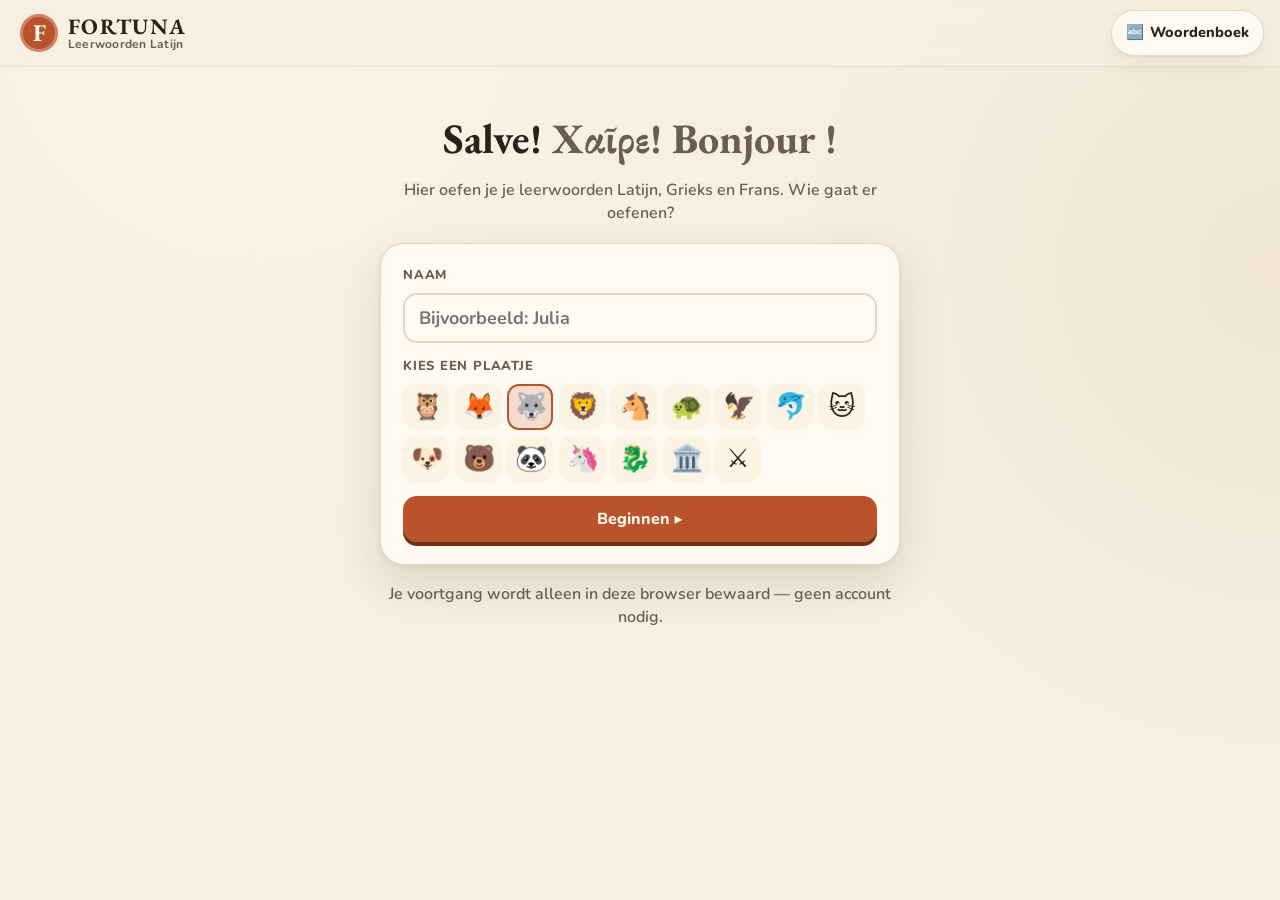
<file: fortuna/index.html>
<!doctype html>
<html lang="nl">
<head>
  <meta charset="utf-8">
  <meta name="viewport" content="width=device-width, initial-scale=1, viewport-fit=cover">
  <title>Fortuna Flashcards</title>
  <meta name="description" content="Oefen je leerwoorden Latijn, Grieks en Frans met flashcards, quiz en typen.">
  <meta name="theme-color" content="#f6efe2" media="(prefers-color-scheme: light)">
  <meta name="theme-color" content="#1a1714" media="(prefers-color-scheme: dark)">
  <link rel="icon" href="data:image/svg+xml,%3Csvg xmlns='http://www.w3.org/2000/svg' viewBox='0 0 64 64'%3E%3Ccircle cx='32' cy='32' r='30' fill='%23b8532c'/%3E%3Ctext x='32' y='44' font-family='Georgia,serif' font-size='34' text-anchor='middle' fill='%23fff6e8'%3EF%3C/text%3E%3C/svg%3E">
  <link rel="preconnect" href="https://fonts.googleapis.com">
  <link rel="preconnect" href="https://fonts.gstatic.com" crossorigin>
  <link href="https://fonts.googleapis.com/css2?family=EB+Garamond:ital,wght@0,500;0,600;0,700;1,500&family=Nunito:wght@500;600;700;800&display=swap" rel="stylesheet">
  <link rel="stylesheet" href="styles.css?v=fc2c05a867">
</head>
<body>
  <header class="topbar">
    <button class="brand" data-action="home" aria-label="Naar het overzicht">
      <span class="brand-mark" aria-hidden="true">F</span>
      <span class="brand-text">
        <span class="brand-name">Fortuna</span>
        <span class="brand-sub">Leerwoorden Latijn</span>
      </span>
    </button>
    <nav class="lang-tabs" role="tablist" aria-label="Taal" hidden>
      <button role="tab" data-action="course" data-course="la" aria-selected="true">Latijn</button>
      <button role="tab" data-action="course" data-course="gr" aria-selected="false">Grieks</button>
      <button role="tab" data-action="course" data-course="fr" aria-selected="false">Frans</button>
    </nav>
    <button class="dict-btn" data-action="dict" aria-label="Woordenboek" title="Woordenboek: alle woorden van A tot Z">
      <span aria-hidden="true">🔤</span><span class="dict-btn-text">Woordenboek</span>
    </button>
    <button class="profile-chip" data-action="profiles" aria-label="Wissel van speler">
      <span class="avatar" id="chip-avatar">🦉</span>
      <span id="chip-name">Speler</span>
    </button>
  </header>

  <main id="app" tabindex="-1"></main>

  <dialog id="dialog" aria-labelledby="dialog-title"></dialog>
  <div id="toast" role="status" aria-live="polite"></div>

  <script src="data.js?v=fc2c05a867"></script>
  <script src="data-greek.js?v=fc2c05a867"></script>
  <script src="data-french.js?v=fc2c05a867"></script>
  <script src="app.js?v=fc2c05a867"></script>
</body>
</html>
</file>
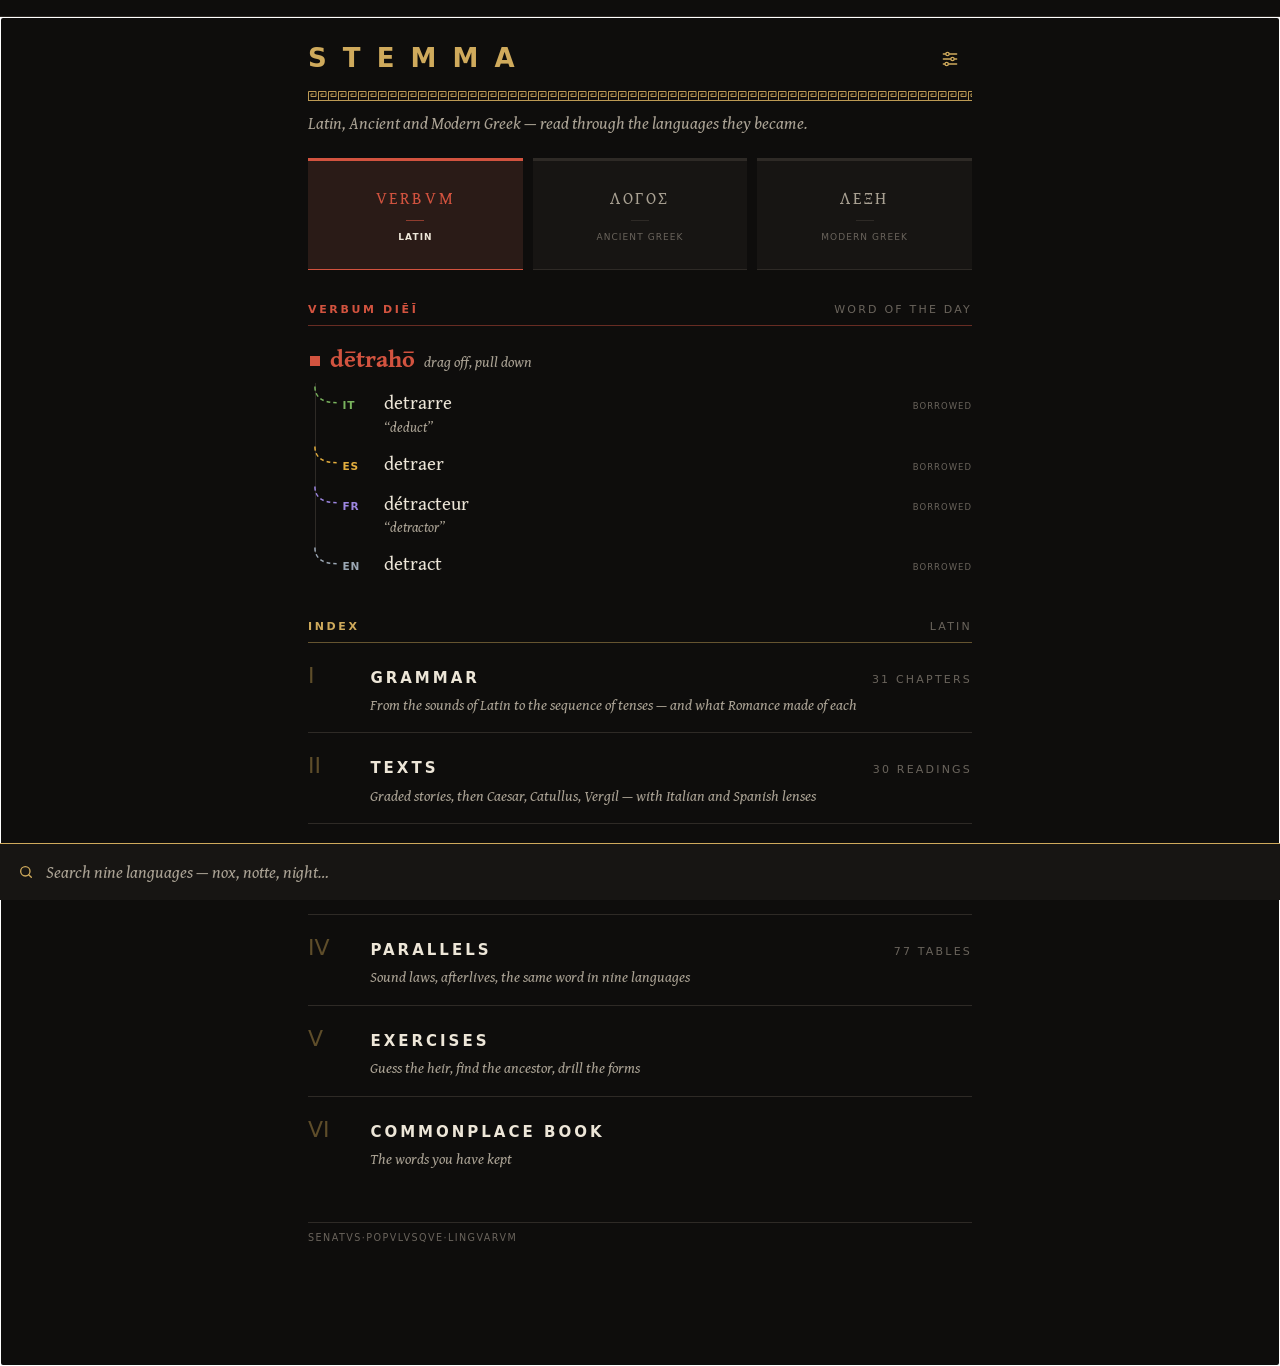
<file: stemma/index.html>
<!doctype html>
<html lang="en" data-theme="nero">
<head>
  <meta charset="utf-8">
  <meta name="viewport" content="width=device-width, initial-scale=1, viewport-fit=cover">
  <title>Stemma — Latin &amp; Greek Roots</title>
  <meta name="description" content="Latin, Ancient Greek and Modern Greek, read through the languages they became: a dictionary drawn as family trees, three grammars, texts with an Italian, Spanish or Modern Greek lens.">
  <meta name="theme-color" content="#0E0D0C">
  <link rel="icon" href="icon-192.png">
  <link rel="apple-touch-icon" href="icon-192.png">
  <link rel="manifest" href="manifest.webmanifest">
  <link rel="preconnect" href="https://fonts.googleapis.com">
  <link rel="preconnect" href="https://fonts.gstatic.com" crossorigin>
  <!-- Gentium Book Plus: the fallback reading face where Palatino is not installed (it draws macrons and polytonic Greek) -->
  <link rel="stylesheet" href="https://fonts.googleapis.com/css2?family=Gentium+Book+Plus:ital,wght@0,400;0,700;1,400&display=swap">
  <link rel="stylesheet" href="css/stemma.css">
  <script>
    // Apply saved appearance and size before first paint.
    try {
      const s = JSON.parse(localStorage.getItem("stemma.settings") || "{}");
      if (s.appearance) document.documentElement.dataset.theme = s.appearance;
      if (s.scale) document.documentElement.style.setProperty("--scale", s.scale);
      if (s.face) document.documentElement.dataset.face = s.face;
    } catch (e) {}
  </script>
</head>
<body>
  <a class="skip" href="#main">Skip to content</a>
  <header id="bar" class="bar" hidden></header>
  <main id="main" tabindex="-1">
    <div class="splash" role="status">
      <div class="caps splash-title">Stemma</div>
      <div class="meander" aria-hidden="true"></div>
      <p class="splash-note">Loading the lexicon…</p>
    </div>
  </main>
  <div id="sheet" class="sheet" hidden></div>
  <noscript><p style="padding:2rem">Stemma needs JavaScript to run.</p></noscript>
  <script type="module" src="js/app.js"></script>
</body>
</html>
</file>
<file: fortuna/styles.css>
:root {
  --bg: #f6efe2;
  --bg-deep: #efe5d2;
  --surface: #fffaf1;
  --surface-2: #fbf3e4;
  --ink: #2a211a;
  --ink-soft: #6b5d50;
  --ink-faint: #a1907e;
  --line: #e4d7c1;
  --accent: #b8532c;
  --accent-ink: #fff6e8;
  --accent-soft: #f5dccd;
  --laurel: #4f7a3a;
  --laurel-soft: #dfead2;
  --wrong: #b93a32;
  --wrong-soft: #f6d9d3;
  --gold: #c9951f;
  --gold-soft: #f7e7bd;
  --lvl-0: #e6dccb;
  --lvl-1: #e08a5f;
  --lvl-2: #e3be4f;
  --lvl-3: #7aa65a;
  --lvl-5: #c9951f;
  --shadow: 0 1px 2px rgba(60, 40, 20, .06), 0 8px 24px rgba(60, 40, 20, .08);
  --shadow-lg: 0 2px 4px rgba(60, 40, 20, .06), 0 18px 48px rgba(60, 40, 20, .14);
  --radius: 18px;
  --serif: "EB Garamond", "Iowan Old Style", "Palatino Linotype", Palatino, Georgia, serif;
  --sans: "Nunito", ui-rounded, "SF Pro Rounded", system-ui, -apple-system, "Segoe UI", sans-serif;
  color-scheme: light;
}

@media (prefers-color-scheme: dark) {
  :root:not([data-theme="light"]) {
    --bg: #1a1714;
    --bg-deep: #14110f;
    --surface: #26211c;
    --surface-2: #2e2822;
    --ink: #f3e9da;
    --ink-soft: #c2b29f;
    --ink-faint: #8a7a68;
    --line: #3d352d;
    --accent: #e0774b;
    --accent-ink: #1a1714;
    --accent-soft: #4a2c1f;
    --laurel: #8cc06e;
    --laurel-soft: #2c3a24;
    --wrong: #ef7b6f;
    --wrong-soft: #4a2622;
    --gold: #e8b84a;
    --gold-soft: #4a3b18;
    --lvl-0: #3d352d;
    --shadow: 0 1px 2px rgba(0, 0, 0, .3), 0 8px 24px rgba(0, 0, 0, .3);
    --shadow-lg: 0 2px 4px rgba(0, 0, 0, .3), 0 18px 48px rgba(0, 0, 0, .45);
    color-scheme: dark;
  }
}
:root[data-theme="dark"] {
  --bg: #1a1714; --bg-deep: #14110f; --surface: #26211c; --surface-2: #2e2822;
  --ink: #f3e9da; --ink-soft: #c2b29f; --ink-faint: #8a7a68; --line: #3d352d;
  --accent: #e0774b; --accent-ink: #1a1714; --accent-soft: #4a2c1f;
  --laurel: #8cc06e; --laurel-soft: #2c3a24; --wrong: #ef7b6f; --wrong-soft: #4a2622;
  --gold: #e8b84a; --gold-soft: #4a3b18; --lvl-0: #3d352d;
  --shadow: 0 1px 2px rgba(0,0,0,.3), 0 8px 24px rgba(0,0,0,.3);
  --shadow-lg: 0 2px 4px rgba(0,0,0,.3), 0 18px 48px rgba(0,0,0,.45);
  color-scheme: dark;
}

:root[data-course="gr"] { --accent: #2f6690; --accent-ink: #f3f8fc; --accent-soft: #d9e7f2; }
@media (prefers-color-scheme: dark) {
  :root[data-course="gr"]:not([data-theme="light"]) { --accent: #6fa9d8; --accent-ink: #11171d; --accent-soft: #1d3447; }
}
:root[data-course="gr"][data-theme="dark"] { --accent: #6fa9d8; --accent-ink: #11171d; --accent-soft: #1d3447; }
:root[data-course="fr"] { --accent: #6b4e9b; --accent-ink: #f7f3fc; --accent-soft: #e6ddf3; }
@media (prefers-color-scheme: dark) {
  :root[data-course="fr"]:not([data-theme="light"]) { --accent: #b49ae0; --accent-ink: #16121c; --accent-soft: #33284a; }
}
:root[data-course="fr"][data-theme="dark"] { --accent: #b49ae0; --accent-ink: #16121c; --accent-soft: #33284a; }

* { box-sizing: border-box; }
[hidden] { display: none !important; }
html { -webkit-text-size-adjust: 100%; }
body {
  margin: 0;
  min-height: 100vh;
  background: var(--bg);
  background-image: radial-gradient(circle at 20% 0%, var(--surface-2) 0, transparent 40%),
                    radial-gradient(circle at 100% 30%, var(--bg-deep) 0, transparent 35%);
  background-attachment: fixed;
  color: var(--ink);
  font-family: var(--sans);
  font-size: 16px;
  line-height: 1.45;
  -webkit-font-smoothing: antialiased;
}
button, input, select { font: inherit; color: inherit; }
button { cursor: pointer; }
:focus-visible { outline: 3px solid color-mix(in srgb, var(--accent) 60%, transparent); outline-offset: 2px; }
.sr-only { position: absolute; width: 1px; height: 1px; overflow: hidden; clip: rect(0 0 0 0); white-space: nowrap; }

/* ---------- Top bar ---------- */
.topbar {
  position: sticky; top: 0; z-index: 20;
  display: flex; align-items: center; justify-content: space-between; gap: 12px;
  padding: 10px max(16px, env(safe-area-inset-left)) 10px max(16px, env(safe-area-inset-right));
  background: color-mix(in srgb, var(--bg) 85%, transparent);
  backdrop-filter: blur(10px);
  -webkit-backdrop-filter: blur(10px);
  border-bottom: 1px solid color-mix(in srgb, var(--line) 70%, transparent);
}
.brand { display: flex; align-items: center; gap: 10px; background: none; border: 0; padding: 4px; border-radius: 12px; text-align: left; }
.brand-mark {
  width: 38px; height: 38px; border-radius: 50%;
  display: grid; place-items: center;
  background: var(--accent); color: var(--accent-ink);
  font-family: var(--serif); font-size: 24px; font-weight: 700;
  box-shadow: inset 0 0 0 3px color-mix(in srgb, var(--accent-ink) 30%, transparent);
}
.brand-text { display: flex; flex-direction: column; line-height: 1.05; }
.brand-name { font-family: var(--serif); font-size: 22px; font-weight: 700; letter-spacing: .06em; text-transform: uppercase; }
.brand-sub { font-size: 12px; color: var(--ink-soft); font-weight: 700; letter-spacing: .02em; }
.profile-chip {
  display: flex; align-items: center; gap: 8px;
  padding: 6px 14px 6px 6px; border-radius: 999px;
  background: var(--surface); border: 1px solid var(--line);
  font-weight: 800; box-shadow: var(--shadow);
}
/* Language tabs */
.lang-tabs {
  display: flex; gap: 4px; padding: 4px; margin-left: auto;
  background: var(--surface-2); border: 1px solid var(--line); border-radius: 999px;
}
.lang-tabs button {
  border: 0; background: transparent; border-radius: 999px; padding: 7px 16px;
  font-weight: 800; font-size: 14.5px; color: var(--ink-soft);
  transition: background .15s ease, color .15s ease;
}
.lang-tabs button:hover { color: var(--ink); }
.lang-tabs button[aria-selected="true"] { background: var(--accent); color: var(--accent-ink); box-shadow: 0 2px 6px color-mix(in srgb, var(--accent) 35%, transparent); }
.topbar .profile-chip { margin-left: 4px; }
.dict-btn {
  display: flex; align-items: center; gap: 6px; min-height: 46px;
  padding: 0 14px; border-radius: 999px;
  background: var(--surface); border: 1px solid var(--line);
  font-weight: 800; font-size: 14.5px; box-shadow: var(--shadow);
}
.dict-btn[aria-current="page"] { border-color: var(--accent); color: var(--accent); }
.lang-tabs[hidden] + .dict-btn { margin-left: auto; }

.avatar {
  width: 32px; height: 32px; border-radius: 50%;
  display: grid; place-items: center; font-size: 19px;
  background: var(--surface-2); border: 1px solid var(--line);
}

main { max-width: 1080px; margin: 0 auto; padding: 20px 16px 140px; }
main:focus, main:focus-visible { outline: none; }

/* ---------- Buttons ---------- */
.btn {
  display: inline-flex; align-items: center; justify-content: center; gap: 8px;
  min-height: 46px; padding: 10px 20px; border-radius: 14px;
  border: 1px solid var(--line); background: var(--surface);
  font-weight: 800; font-size: 16px; text-decoration: none; white-space: nowrap;
  transition: transform .08s ease, background .15s ease, box-shadow .15s ease;
}
.btn:active { transform: translateY(1px) scale(.99); }
.btn-primary { background: var(--accent); color: var(--accent-ink); border-color: transparent; box-shadow: 0 4px 0 color-mix(in srgb, var(--accent) 60%, #000); }
.btn-primary:active { box-shadow: 0 2px 0 color-mix(in srgb, var(--accent) 60%, #000); transform: translateY(2px); }
.btn-primary:disabled { opacity: .45; cursor: not-allowed; box-shadow: none; }
.btn-good { background: var(--laurel); color: var(--accent-ink); border-color: transparent; box-shadow: 0 4px 0 color-mix(in srgb, var(--laurel) 60%, #000); }
.btn-bad { background: var(--surface); color: var(--wrong); border-color: color-mix(in srgb, var(--wrong) 40%, var(--line)); }
.btn-ghost { background: transparent; border-color: transparent; color: var(--ink-soft); }
.btn-small { min-height: 36px; padding: 6px 12px; font-size: 14px; border-radius: 10px; }
.icon-btn {
  width: 42px; height: 42px; border-radius: 50%;
  display: grid; place-items: center;
  background: var(--surface); border: 1px solid var(--line); font-size: 20px;
}
kbd {
  font-family: var(--sans); font-size: 11px; font-weight: 800;
  padding: 1px 6px; border-radius: 6px; border: 1px solid currentColor; opacity: .6;
}

/* ---------- Home ---------- */
.hero {
  display: grid; grid-template-columns: 1fr auto; gap: 16px; align-items: center;
  padding: 22px 24px; margin-bottom: 22px;
  background: var(--surface); border: 1px solid var(--line); border-radius: 24px;
  box-shadow: var(--shadow);
  position: relative; overflow: hidden;
}
.hero::after {
  content: attr(data-mark); position: absolute; right: -10px; bottom: -28px;
  font-family: var(--serif); font-size: 120px; font-weight: 700; letter-spacing: .05em;
  color: var(--ink); opacity: .04; pointer-events: none;
}
.hero h1 { margin: 0 0 4px; font-family: var(--serif); font-size: 34px; line-height: 1.1; font-weight: 700; }
.hero p { margin: 0; color: var(--ink-soft); font-weight: 600; }
.stats { display: flex; gap: 10px; flex-wrap: wrap; margin-top: 14px; }
.stat {
  display: flex; align-items: center; gap: 8px;
  padding: 8px 12px; border-radius: 12px; background: var(--surface-2); border: 1px solid var(--line);
  font-weight: 700; font-size: 14px; color: var(--ink-soft);
}
.stat b { color: var(--ink); font-size: 17px; }
.hero-actions { display: flex; flex-direction: column; gap: 8px; z-index: 1; }

.section-head { display: flex; align-items: baseline; justify-content: space-between; gap: 12px; margin: 6px 4px 12px; }
.section-head h2 { margin: 0; font-family: var(--serif); font-size: 26px; }
.section-head p { margin: 0; color: var(--ink-soft); font-size: 14px; font-weight: 600; }

.chapters { display: grid; grid-template-columns: repeat(auto-fill, minmax(300px, 1fr)); gap: 14px; }
.chapter {
  background: var(--surface); border: 1px solid var(--line); border-radius: var(--radius);
  padding: 14px; box-shadow: var(--shadow);
  transition: border-color .15s ease, box-shadow .15s ease;
}
.chapter.has-selection { border-color: color-mix(in srgb, var(--accent) 55%, var(--line)); }
.chapter-head { display: flex; align-items: center; justify-content: space-between; gap: 8px; margin-bottom: 10px; }
.chapter-title {
  display: flex; align-items: center; gap: 10px;
  background: none; border: 0; padding: 2px 4px; border-radius: 8px; text-align: left;
}
.chapter-num {
  width: 34px; height: 34px; border-radius: 10px; display: grid; place-items: center;
  background: var(--accent-soft); color: var(--accent);
  font-family: var(--serif); font-weight: 700; font-size: 18px;
}
.chapter-name { font-weight: 800; font-size: 17px; }
.chapter-meta { display: block; font-size: 12px; color: var(--ink-faint); font-weight: 700; }
.chapter-pct { font-size: 13px; font-weight: 800; color: var(--ink-soft); }
.chapter-note { margin: 8px 2px 0; font-size: 12.5px; color: var(--ink-faint); font-weight: 600; }

.chapters.compact { grid-template-columns: repeat(auto-fill, minmax(230px, 1fr)); }
.chapter-single {
  display: flex; flex-direction: column; align-items: stretch; gap: 10px; width: 100%;
  text-align: left; font: inherit; color: inherit; cursor: pointer; border-width: 2px;
}
.chapter-single:hover { border-color: color-mix(in srgb, var(--accent) 35%, var(--line)); }
.chapter-single:active { transform: scale(.99); }
.chapter-single .chapter-head { margin-bottom: 0; }
.chapter-single .chip-check { position: static; flex: none; }
.chapter-single[aria-pressed="true"] { border-color: var(--accent); background: color-mix(in srgb, var(--accent-soft) 40%, var(--surface)); }
.chapter-single[aria-pressed="true"] .chip-check { background: var(--accent); border-color: var(--accent); color: var(--accent-ink); }
.chapter-single .chapter-note { margin: 0; }
.welcome-gr { color: var(--ink-soft); }

.chips { display: grid; grid-template-columns: repeat(auto-fill, minmax(118px, 1fr)); gap: 8px; }
.chip {
  position: relative; display: flex; flex-direction: column; align-items: flex-start; gap: 4px;
  padding: 9px 10px 10px; border-radius: 12px; text-align: left;
  background: var(--surface-2); border: 2px solid transparent;
  transition: border-color .12s ease, background .12s ease, transform .08s ease;
}
.chip:hover { border-color: var(--line); }
.chip:active { transform: scale(.98); }
.chip[aria-pressed="true"] { border-color: var(--accent); background: color-mix(in srgb, var(--accent-soft) 55%, var(--surface)); }
.chip-label { font-weight: 800; font-size: 15px; line-height: 1.1; }
.chip-sub { font-size: 12px; color: var(--ink-faint); font-weight: 700; }
.chip-check {
  position: absolute; top: 7px; right: 7px; width: 20px; height: 20px; border-radius: 50%;
  display: grid; place-items: center; font-size: 12px; font-weight: 900;
  border: 2px solid var(--line); color: transparent; background: var(--surface);
}
.chip[aria-pressed="true"] .chip-check { background: var(--accent); border-color: var(--accent); color: var(--accent-ink); }
.chip-done { position: absolute; top: 6px; right: 32px; font-size: 13px; }

.meter { display: flex; width: 100%; height: 6px; border-radius: 99px; overflow: hidden; background: var(--lvl-0); }
.meter span { display: block; height: 100%; }
.meter .m3 { background: var(--lvl-3); }
.meter .m2 { background: var(--lvl-2); }
.meter .m1 { background: var(--lvl-1); }

/* ---------- Sticky practice bar ---------- */
.practice-bar {
  position: fixed; left: 0; right: 0; bottom: 0; z-index: 15;
  padding: 12px 16px calc(12px + env(safe-area-inset-bottom));
  background: color-mix(in srgb, var(--surface) 92%, transparent);
  backdrop-filter: blur(12px);
  -webkit-backdrop-filter: blur(12px);
  border-top: 1px solid var(--line);
  box-shadow: 0 -8px 30px rgba(60, 40, 20, .08);
}
.practice-inner { max-width: 1080px; margin: 0 auto; display: flex; align-items: center; gap: 10px; flex-wrap: wrap; }
.practice-info { flex: 1 1 200px; min-width: 0; }
.practice-info strong { display: block; font-size: 16px; }
.practice-info span { font-size: 13px; color: var(--ink-soft); font-weight: 600; }
.practice-actions { display: flex; gap: 8px; flex-wrap: wrap; }

/* ---------- Dialog ---------- */
dialog {
  border: 0; padding: 0; border-radius: 24px; width: min(560px, calc(100vw - 32px));
  max-height: calc(100dvh - 32px);
  background: var(--surface); color: var(--ink); box-shadow: var(--shadow-lg);
}
dialog::backdrop { background: rgba(30, 20, 10, .45); backdrop-filter: blur(3px); }
.dlg { padding: 22px; display: flex; flex-direction: column; gap: 18px; }
.dlg-head { display: flex; align-items: center; justify-content: space-between; gap: 12px; }
.dlg-head h2 { margin: 0; font-family: var(--serif); font-size: 26px; }
.field-label { font-size: 13px; font-weight: 800; color: var(--ink-soft); text-transform: uppercase; letter-spacing: .06em; margin-bottom: 8px; }
.seg { display: grid; grid-auto-flow: column; grid-auto-columns: 1fr; gap: 6px; padding: 5px; background: var(--surface-2); border: 1px solid var(--line); border-radius: 16px; }
.seg button {
  border: 0; background: transparent; border-radius: 11px; padding: 10px 6px;
  font-weight: 800; font-size: 14.5px; color: var(--ink-soft);
  display: flex; flex-direction: column; align-items: center; gap: 2px; line-height: 1.15;
}
.seg button small { font-size: 11.5px; font-weight: 700; color: var(--ink-faint); }
.seg button[aria-pressed="true"] { background: var(--surface); color: var(--ink); box-shadow: var(--shadow); }
.seg button[aria-pressed="true"] small { color: var(--ink-soft); }
.seg .emoji { font-size: 22px; line-height: 1; margin-bottom: 2px; }
.toggle-row { display: flex; align-items: center; justify-content: space-between; gap: 12px; padding: 12px 14px; border-radius: 14px; background: var(--surface-2); border: 1px solid var(--line); }
.toggle-row span { font-weight: 700; }
.toggle-row small { display: block; color: var(--ink-faint); font-weight: 600; }
.switch { appearance: none; -webkit-appearance: none; width: 50px; height: 30px; border-radius: 99px; background: var(--lvl-0); position: relative; cursor: pointer; flex: none; transition: background .15s ease; }
.switch::after { content: ""; position: absolute; top: 3px; left: 3px; width: 24px; height: 24px; border-radius: 50%; background: #fff; box-shadow: 0 1px 3px rgba(0,0,0,.25); transition: transform .15s ease; }
.switch:checked { background: var(--laurel); }
.switch:checked::after { transform: translateX(20px); }
.dlg-foot { display: flex; gap: 10px; justify-content: flex-end; flex-wrap: wrap; }

/* Profiles */
.profiles { display: grid; grid-template-columns: repeat(auto-fill, minmax(130px, 1fr)); gap: 10px; }
.profile-card {
  position: relative; display: flex; flex-direction: column; align-items: center; gap: 8px;
  padding: 16px 10px; border-radius: 16px; background: var(--surface-2); border: 2px solid transparent; font-weight: 800;
}
.profile-card[aria-current="true"] { border-color: var(--accent); }
.profile-card .avatar { width: 58px; height: 58px; font-size: 34px; }
.profile-card small { color: var(--ink-faint); font-weight: 700; }
.avatar-pick { display: flex; flex-wrap: wrap; gap: 6px; }
.avatar-pick button { width: 46px; height: 46px; border-radius: 12px; font-size: 26px; background: var(--surface-2); border: 2px solid transparent; }
.avatar-pick button[aria-pressed="true"] { border-color: var(--accent); background: var(--accent-soft); }
.text-input {
  width: 100%; min-height: 50px; padding: 10px 14px; border-radius: 14px;
  border: 2px solid var(--line); background: var(--surface); font-size: 18px; font-weight: 700;
}
.text-input:focus { outline: none; border-color: var(--accent); }
.link-row { display: flex; flex-wrap: wrap; gap: 8px; }
.danger { color: var(--wrong); }

/* ---------- Session ---------- */
.session { max-width: 680px; margin: 0 auto; display: flex; flex-direction: column; gap: 18px; }
.session-top { display: flex; align-items: center; gap: 12px; }
.progress { flex: 1; height: 14px; border-radius: 99px; background: var(--lvl-0); overflow: hidden; }
.progress span { display: block; height: 100%; width: 0; border-radius: 99px; background: linear-gradient(90deg, var(--laurel), color-mix(in srgb, var(--laurel) 70%, var(--gold))); transition: width .35s ease; }
.counter { font-weight: 800; font-size: 14px; color: var(--ink-soft); min-width: 52px; text-align: right; }
.session-meta { display: flex; justify-content: space-between; align-items: center; gap: 10px; font-size: 13px; font-weight: 700; color: var(--ink-faint); }
.lvl-badge { display: inline-flex; align-items: center; gap: 6px; }
.lvl-dot { width: 10px; height: 10px; border-radius: 50%; background: var(--lvl-0); display: inline-block; flex: none; }
.lvl-dot.l1 { background: var(--lvl-1); }
.lvl-dot.l2 { background: var(--lvl-2); }
.lvl-dot.l3, .lvl-dot.l4 { background: var(--lvl-3); }
.lvl-dot.l5 { background: var(--lvl-5); box-shadow: 0 0 0 2px var(--gold-soft); }

.card-wrap { perspective: 1400px; }
.card {
  position: relative; width: 100%; display: grid;
  transform-style: preserve-3d; transition: transform .5s cubic-bezier(.3, .7, .3, 1);
  cursor: pointer; text-align: center; -webkit-tap-highlight-color: transparent;
}
.card.flipped { transform: rotateY(180deg); }
.card-face {
  position: relative; grid-area: 1 / 1; min-height: 300px;
  display: flex; flex-direction: column; align-items: center; justify-content: center; gap: 12px;
  padding: 34px 26px;
  background: var(--surface);
  background-image: linear-gradient(180deg, transparent 0, transparent calc(100% - 46px), var(--surface-2) calc(100% - 46px));
  border: 1px solid var(--line); border-radius: 26px; box-shadow: var(--shadow-lg);
  backface-visibility: hidden; -webkit-backface-visibility: hidden;
}
.card-face.back { transform: rotateY(180deg); background-image: none; background: color-mix(in srgb, var(--laurel-soft) 35%, var(--surface)); }
.card-static .card-face { min-height: 210px; background-image: none; padding: 40px 22px 26px; }
.face-tag { position: absolute; top: 14px; left: 18px; font-size: 12px; font-weight: 800; letter-spacing: .08em; text-transform: uppercase; color: var(--ink-faint); }
.face-hint { position: absolute; bottom: 13px; left: 0; right: 0; font-size: 13px; font-weight: 700; color: var(--ink-faint); }

.latin { font-family: var(--serif); font-weight: 600; font-size: clamp(30px, 7vw, 46px); line-height: 1.12; letter-spacing: .01em; overflow-wrap: anywhere; }
.latin.long { font-size: clamp(24px, 5.2vw, 34px); }
.note { display: inline-block; font-family: var(--sans); font-style: italic; font-size: 14px; font-weight: 700; color: var(--accent); background: var(--accent-soft); padding: 2px 10px; border-radius: 99px; vertical-align: middle; }
.meaning { font-size: clamp(20px, 4.6vw, 27px); font-weight: 700; line-height: 1.3; overflow-wrap: anywhere; }
.meaning ol { margin: 0; padding: 0; list-style: none; counter-reset: s; display: flex; flex-direction: column; gap: 6px; }
.meaning ol li { counter-increment: s; }
.meaning ol li::before { content: counter(s) ". "; color: var(--ink-faint); font-weight: 800; }
.rem { font-style: italic; font-weight: 600; color: var(--ink-soft); font-size: .78em; }
.extra { font-size: 15px; font-weight: 700; color: var(--ink-soft); }
.extra .latin-inline { font-family: var(--serif); font-size: 19px; color: var(--ink); font-weight: 600; }
.small-latin { font-family: var(--serif); font-size: 20px; font-weight: 600; color: var(--ink-soft); }

.answer-row { display: grid; grid-template-columns: 1fr 1fr; gap: 12px; }
.answer-row .btn { min-height: 60px; font-size: 18px; border-radius: 18px; }
.hint-line { text-align: center; font-size: 13px; color: var(--ink-faint); font-weight: 700; }

.options { display: grid; grid-template-columns: 1fr 1fr; gap: 10px; }
.option {
  display: flex; align-items: center; gap: 12px; text-align: left;
  min-height: 66px; padding: 12px 14px; border-radius: 16px;
  background: var(--surface); border: 2px solid var(--line); box-shadow: 0 3px 0 var(--line);
  font-weight: 700; font-size: 16.5px; line-height: 1.25;
  transition: transform .08s ease, border-color .12s ease, background .12s ease;
}
.option:hover:not(:disabled) { border-color: color-mix(in srgb, var(--accent) 45%, var(--line)); }
.option:active:not(:disabled) { transform: translateY(2px); box-shadow: 0 1px 0 var(--line); }
.option .key { flex: none; width: 26px; height: 26px; border-radius: 8px; display: grid; place-items: center; font-size: 13px; font-weight: 900; background: var(--surface-2); color: var(--ink-faint); border: 1px solid var(--line); }
.option.lat { font-family: var(--serif); font-size: 21px; font-weight: 600; }
.option:disabled { cursor: default; }
.option.correct { background: var(--laurel-soft); border-color: var(--laurel); box-shadow: 0 3px 0 var(--laurel); }
.option.correct .key { background: var(--laurel); color: var(--accent-ink); border-color: var(--laurel); }
.option.wrong { background: var(--wrong-soft); border-color: var(--wrong); box-shadow: 0 3px 0 var(--wrong); }
.option.wrong .key { background: var(--wrong); color: var(--accent-ink); border-color: var(--wrong); }
.option.dim { opacity: .55; }

.type-form { display: flex; gap: 10px; }
.type-form .text-input { flex: 1; font-size: 20px; }
.type-form .text-input.ok { border-color: var(--laurel); background: var(--laurel-soft); }
.type-form .text-input.bad { border-color: var(--wrong); background: var(--wrong-soft); }

.feedback {
  border-radius: 18px; padding: 14px 16px; display: flex; flex-direction: column; gap: 6px;
  border: 2px solid; animation: pop .25s ease;
}
.feedback.good { background: var(--laurel-soft); border-color: var(--laurel); }
.feedback.bad { background: var(--wrong-soft); border-color: var(--wrong); }
.feedback.almost { background: var(--gold-soft); border-color: var(--gold); }
.feedback-title { font-weight: 900; font-size: 18px; }
.feedback.good .feedback-title { color: var(--laurel); }
.feedback.bad .feedback-title { color: var(--wrong); }
.feedback.almost .feedback-title { color: color-mix(in srgb, var(--gold) 70%, var(--ink)); }
.feedback .fb-answer { font-weight: 700; }
.feedback .fb-answer .latin-inline { font-family: var(--serif); font-size: 20px; font-weight: 600; }
.feedback-actions { display: flex; gap: 8px; flex-wrap: wrap; justify-content: space-between; align-items: center; margin-top: 4px; }

@keyframes pop { from { transform: scale(.96); opacity: 0; } to { transform: scale(1); opacity: 1; } }
@keyframes shake { 0%, 100% { transform: translateX(0); } 25% { transform: translateX(-6px); } 75% { transform: translateX(6px); } }
.shake { animation: shake .3s ease; }

/* ---------- Results ---------- */
.results { max-width: 640px; margin: 0 auto; text-align: center; display: flex; flex-direction: column; gap: 18px; align-items: stretch; }
.result-card { background: var(--surface); border: 1px solid var(--line); border-radius: 26px; padding: 28px 22px; box-shadow: var(--shadow-lg); }
.result-praise { font-family: var(--serif); font-size: 46px; font-weight: 700; line-height: 1; margin: 6px 0 2px; }
.result-praise-nl { color: var(--ink-soft); font-weight: 700; margin-bottom: 14px; }
.stars { font-size: 40px; letter-spacing: 6px; margin: 4px 0 10px; }
.stars .off { filter: grayscale(1); opacity: .25; }
.result-score { font-size: 18px; font-weight: 800; }
.result-score b { font-size: 30px; color: var(--laurel); }
.result-actions { display: flex; gap: 10px; justify-content: center; flex-wrap: wrap; }
.missed { text-align: left; background: var(--surface); border: 1px solid var(--line); border-radius: 20px; padding: 16px 18px; }
.missed h3 { margin: 0 0 8px; font-size: 16px; }

/* ---------- Word list ---------- */
.list-tools { display: flex; gap: 10px; align-items: center; margin-bottom: 16px; flex-wrap: wrap; }
.list-tools .text-input { flex: 1 1 240px; font-size: 16px; min-height: 46px; }
.word-section { margin-bottom: 22px; }
.word-section h3 { margin: 0 0 8px 4px; font-family: var(--serif); font-size: 22px; display: flex; align-items: baseline; gap: 10px; }
.word-section h3 small { font-family: var(--sans); font-size: 13px; color: var(--ink-faint); font-weight: 700; }
.words { background: var(--surface); border: 1px solid var(--line); border-radius: 18px; overflow: hidden; box-shadow: var(--shadow); }
.word-row { display: grid; grid-template-columns: 14px minmax(0, 1fr) minmax(0, 1.15fr); gap: 12px; padding: 10px 16px; align-items: baseline; border-top: 1px solid var(--line); }
.word-row:first-child { border-top: 0; }
.word-row .lvl-dot { align-self: center; }
.wl-latin { font-family: var(--serif); font-size: 19px; font-weight: 600; line-height: 1.25; }
.wl-latin .note { font-size: 11.5px; padding: 1px 7px; }
.wl-meaning { font-weight: 600; line-height: 1.35; }
.wl-meaning ol { margin: 0; padding-left: 20px; }
.wl-extra { display: block; font-size: 13px; color: var(--ink-faint); font-weight: 700; }
.legend { display: flex; gap: 14px; flex-wrap: wrap; font-size: 13px; font-weight: 700; color: var(--ink-soft); margin: 0 4px 14px; }
.legend span { display: inline-flex; align-items: center; gap: 6px; }
.empty { text-align: center; padding: 40px 16px; color: var(--ink-soft); font-weight: 700; }
/* Dictionary */
.dict-tools {
  position: sticky; top: var(--topbar-h, 67px); z-index: 15;
  display: flex; gap: 10px; align-items: center;
  margin: -8px -16px 8px; padding: 8px 16px;
  background: color-mix(in srgb, var(--bg) 85%, transparent);
  backdrop-filter: blur(10px);
  -webkit-backdrop-filter: blur(10px);
}
.dict-tools .text-input { flex: 1; min-width: 0; font-size: 16px; min-height: 46px; }
.dict-head { display: flex; align-items: baseline; gap: 12px; flex-wrap: wrap; margin: 6px 4px 10px; }
.dict-head h2 { margin: 0; font-family: var(--serif); font-size: 26px; }
.dict-head span { color: var(--ink-soft); font-size: 14px; font-weight: 700; }
.dict-index { display: flex; flex-wrap: wrap; gap: 6px; margin: 0 0 18px; }
.dict-index button {
  min-width: 38px; height: 38px; padding: 0 8px; border-radius: 10px;
  background: var(--surface); border: 1px solid var(--line);
  font-family: var(--serif); font-size: 19px; font-weight: 700; color: var(--accent);
}
.dict-index button:hover { border-color: var(--accent); }
.word-section[data-letter] { scroll-margin-top: calc(var(--topbar-h, 67px) + 72px); }

/* ---------- Welcome ---------- */
.welcome { max-width: 520px; margin: 30px auto; text-align: center; display: flex; flex-direction: column; gap: 18px; }
.welcome h1 { font-family: var(--serif); font-size: 42px; margin: 0; line-height: 1.05; }
.welcome p { margin: 0; color: var(--ink-soft); font-weight: 600; }
.welcome .panel { background: var(--surface); border: 1px solid var(--line); border-radius: 24px; padding: 22px; box-shadow: var(--shadow-lg); text-align: left; display: flex; flex-direction: column; gap: 14px; }

/* ---------- Toast & confetti ---------- */
#toast {
  position: fixed; left: 50%; bottom: 110px; transform: translateX(-50%) translateY(20px);
  padding: 10px 18px; border-radius: 99px; background: var(--ink); color: var(--bg);
  font-weight: 800; font-size: 14px; opacity: 0; pointer-events: none; transition: all .25s ease; z-index: 50;
}
#toast.show { opacity: 1; transform: translateX(-50%) translateY(0); }
.confetti { position: fixed; inset: 0; pointer-events: none; z-index: 60; overflow: hidden; }
.confetti i { position: absolute; top: -12px; width: 10px; height: 14px; border-radius: 2px; animation: fall linear forwards; }
@keyframes fall { to { transform: translateY(110vh) rotate(720deg); } }

/* ---------- Responsive ---------- */
@media (max-width: 640px) {
  main { padding: 14px 16px 150px; }
  .hero { grid-template-columns: 1fr; padding: 18px; }
  .hero h1 { font-size: 28px; }
  .hero-actions { flex-direction: row; flex-wrap: wrap; }
  .hero-actions .btn { flex: 1 1 auto; }
  .stat { padding: 6px 10px; font-size: 13px; }
  .stat b { font-size: 15px; }
  .section-head p { display: none; }
  .list-tools .text-input { order: 3; flex-basis: 100%; }
  .list-tools .btn { flex: 1; }
  .practice-actions .btn-primary { flex: 2; }
  .practice-info span { display: block; white-space: nowrap; overflow: hidden; text-overflow: ellipsis; }
  .chapters { grid-template-columns: 1fr; }
  .brand-sub { display: none; }
  .lang-tabs button { padding: 7px 11px; font-size: 13.5px; }
  .profile-chip { padding-right: 8px; }
  #chip-name { display: none; }
  .dict-btn { padding: 0 12px; font-size: 18px; }
  .dict-btn-text { display: none; }
  .dict-back-text { display: none; }
  .options { grid-template-columns: 1fr; }
  .option { min-height: 56px; }
  .card-face { min-height: 260px; }
  .word-row { grid-template-columns: 12px 1fr; }
  .word-row .wl-meaning { grid-column: 2; }
  .practice-actions { width: 100%; }
  .practice-actions .btn { flex: 1; }
  .seg button { font-size: 13px; padding: 9px 4px; }
}
/* On a phone the three language tabs, the Woordenboek button and the player chip just fit in the top bar. */
@media (max-width: 420px) {
  .brand { padding: 0; }
  .brand-text { display: none; }
  .topbar { gap: 8px; }
  .topbar .profile-chip { margin-left: 0; }
  .lang-tabs { gap: 2px; padding: 3px; }
  .lang-tabs button { padding: 7px 8px; }
}
@media (hover: none) { kbd { display: none; } }
@media print {
  body { background: #fff; color: #000; }
  .topbar, .practice-bar, .list-tools, .legend, .lvl-dot, #toast { display: none !important; }
  main { padding: 0; max-width: none; }
  .words { box-shadow: none; border-color: #ccc; }
  .word-row { grid-template-columns: 1fr 1.2fr; break-inside: avoid; border-color: #ddd; }
  .word-section { break-inside: auto; }
  .word-section h3 { break-after: avoid; }
}
@media (prefers-reduced-motion: reduce) {
  * { animation-duration: .01ms !important; transition-duration: .01ms !important; }
}
</file>
<file: stemma/css/stemma.css>
/* Stemma for the web — the same visual language as the iOS app:
   a near-black "Nero" ground (or cool "Marmo"), fresco pigments per language,
   square corners, hairline rules, Optima capitals for labels and Palatino for text. */

:root {
  --scale: 1;
  --text-font: "Palatino", "Palatino Linotype", "Book Antiqua", "Gentium Book Plus", Georgia, serif;
  --label-font: "Optima", "Optima nova", "Candara", "Segoe UI", "Noto Sans", system-ui, sans-serif;

  /* Nero */
  --ground: #0E0D0C; --panel: #171513; --raised: #221F1C;
  --ink: #EDE6D8; --soft: #A9A193; --faint: #6A645C; --rule: #2E2A26;
  --gold: #CFAA5C; --gold-dim: #5E4D2A; --right: #7FB069; --wrong: #D9604C;
  --la: #D2533F; --grc: #5D86E0; --el: #34B6C4; --it: #79B35E; --es: #E3AE3E;
  --fr: #9C86E0; --pt: #E6825A; --ro: #DE6FA4; --en: #9BA7B4; --other: #A9A193;
  color-scheme: dark;
}

/* Marmo */
:root[data-theme="marmo"] {
  --ground: #F3F2EF; --panel: #FFFFFF; --raised: #E8E5DF;
  --ink: #15120E; --soft: #57514A; --faint: #9A948B; --rule: #D6D1C8;
  --gold: #8A661C; --gold-dim: #D9C9A2; --right: #3C7A2A; --wrong: #B0321F;
  --la: #A8321F; --grc: #2B4FA6; --el: #0E7C8A; --it: #3F7A27; --es: #9A6B05;
  --fr: #5B44A8; --pt: #A94A22; --ro: #A1306A; --en: #55616E; --other: #57514A;
  color-scheme: light;
}
@media (prefers-color-scheme: light) {
  :root[data-theme="system"] {
    --ground: #F3F2EF; --panel: #FFFFFF; --raised: #E8E5DF;
    --ink: #15120E; --soft: #57514A; --faint: #9A948B; --rule: #D6D1C8;
    --gold: #8A661C; --gold-dim: #D9C9A2; --right: #3C7A2A; --wrong: #B0321F;
    --la: #A8321F; --grc: #2B4FA6; --el: #0E7C8A; --it: #3F7A27; --es: #9A6B05;
    --fr: #5B44A8; --pt: #A94A22; --ro: #A1306A; --en: #55616E; --other: #57514A;
    color-scheme: light;
  }
}

/* Reading faces (Settings → Typeface). Web fonts load on demand from Google Fonts. */
:root[data-face="gentium"] { --text-font: "Gentium Book Plus", "Palatino", Georgia, serif; }
:root[data-face="garamond"] { --text-font: "EB Garamond", "Palatino", Georgia, serif; }
:root[data-face="notoserif"] { --text-font: "Noto Serif", Georgia, serif; }
:root[data-face="notosans"] { --text-font: "Noto Sans", system-ui, sans-serif; }

html { font-size: calc(16px * var(--scale)); -webkit-text-size-adjust: 100%; }
* { box-sizing: border-box; }
body {
  margin: 0; background: var(--ground); color: var(--ink);
  font-family: var(--text-font); font-size: 1.0625rem; line-height: 1.5;
  -webkit-font-smoothing: antialiased; text-rendering: optimizeLegibility;
}
a { color: inherit; text-decoration: none; }
button { font: inherit; color: inherit; background: none; border: 0; padding: 0; cursor: pointer; text-align: inherit; }
button:focus-visible, a:focus-visible, input:focus-visible { outline: 2px solid var(--gold); outline-offset: 2px; }
em, i { font-style: italic; }
.skip { position: absolute; left: -999px; top: 0; }
.skip:focus { left: 1rem; top: 1rem; background: var(--panel); padding: .5rem 1rem; z-index: 99; }

main { min-height: 100vh; }
.page { max-width: 44rem; margin: 0 auto; padding: 1.25rem 1.25rem 4rem; }
.page.wide { max-width: 48rem; }

/* ---------- typography helpers ---------- */
.caps { font-family: var(--label-font); text-transform: uppercase; letter-spacing: .2em; font-size: .6875rem; color: var(--soft); }
.caps.b { font-weight: 700; }
.serif { font-family: var(--text-font); }
.it { font-style: italic; }
.soft { color: var(--soft); }
.faint { color: var(--faint); }
.gold { color: var(--gold); }
.small { font-size: .9375rem; }
.tiny { font-size: .8125rem; }
h1, h2, h3 { font-family: var(--text-font); font-weight: 700; margin: 0; line-height: 1.2; }
h1 { font-size: 1.75rem; }
h2 { font-size: 1.5rem; }
h3 { font-size: 1.3125rem; margin-top: .75rem; }
p { margin: 0; }
.prose p, .prose { line-height: 1.6; }
.prose em { color: var(--accent, var(--ink)); }
mark { background: color-mix(in srgb, var(--hl) 22%, transparent); color: var(--hl); text-decoration: underline; text-decoration-color: var(--hl); text-underline-offset: 3px; }

/* language pigments as classes */
.l-la { --c: var(--la); } .l-grc { --c: var(--grc); } .l-el { --c: var(--el); }
.l-it { --c: var(--it); } .l-es { --c: var(--es); } .l-fr { --c: var(--fr); }
.l-pt { --c: var(--pt); } .l-ro { --c: var(--ro); } .l-en { --c: var(--en); } .l-other { --c: var(--other); }
.pig { color: var(--c); }
.code { font-family: var(--label-font); font-weight: 700; font-size: .66rem; letter-spacing: .08em; color: var(--c); display: inline-block; min-width: 2.1rem; }

/* ---------- rules and ornaments ---------- */
.hair { height: 1px; background: var(--rule); border: 0; margin: 0; }
.meander {
  height: 10px; opacity: .9;
  background-image: url("data:image/svg+xml,%3Csvg xmlns='http://www.w3.org/2000/svg' width='10' height='10'%3E%3Cpath d='M0.5 10V0.5H8V5.5H3V3H5.5M0 9.5H10' fill='none' stroke='%23CFAA5C' stroke-width='1'/%3E%3C/svg%3E");
  background-repeat: repeat-x; background-size: 10px 10px;
}
:root[data-theme="marmo"] .meander { filter: brightness(.6); }
.meander.pig-bg { opacity: .55; }
.section-label { display: flex; justify-content: space-between; align-items: baseline; gap: 1rem; padding-bottom: .4rem; border-bottom: 1px solid color-mix(in srgb, var(--c, var(--gold)) 45%, transparent); }
.section-label .caps:first-child { color: var(--c, var(--gold)); font-weight: 700; letter-spacing: .24em; }

/* ---------- top bar ---------- */
.bar {
  position: sticky; top: 0; z-index: 20; background: var(--ground);
  display: grid; grid-template-columns: 3rem 1fr 3rem; align-items: center;
  padding: max(.5rem, env(safe-area-inset-top)) .75rem .5rem; border-bottom: 1px solid var(--rule);
}
.bar .title { text-align: center; line-height: 1.15; }
.bar .title .caps:first-child { color: var(--ink); font-weight: 700; font-size: .8125rem; letter-spacing: .22em; }
.bar .title .caps + .caps { font-size: .5625rem; color: var(--faint); }
.iconbtn { width: 2.75rem; height: 2.75rem; display: grid; place-items: center; color: var(--gold); }
.iconbtn svg { width: 1.25rem; height: 1.25rem; }

/* ---------- slabs, tabs ---------- */
.slab { display: block; width: 100%; padding: .8rem 1rem; border: 1px solid var(--rule); background: var(--panel); }
.slab:hover { border-color: var(--gold-dim); }
.slab.fill { background: var(--c, var(--gold)); border-color: var(--c, var(--gold)); color: var(--ground); }
.slab.fill .caps { color: var(--ground); }
.tabs { display: flex; flex-wrap: wrap; gap: .4rem 1.1rem; align-items: flex-end; }
.tab { font-family: var(--label-font); text-transform: uppercase; letter-spacing: .14em; font-size: .6875rem; color: var(--faint); padding: .25rem 0 .3rem; border-bottom: 2px solid transparent; }
.tab[aria-pressed="true"] { color: var(--ink); font-weight: 700; border-bottom-color: var(--c, var(--gold)); }
.field { display: flex; align-items: center; gap: .6rem; border: 1px solid var(--rule); padding: .55rem .75rem; background: transparent; }
.field input { flex: 1; min-width: 0; background: none; border: 0; color: var(--ink); font-family: var(--text-font); font-size: 1.0625rem; outline: none; }
.field input::placeholder { color: var(--faint); font-style: italic; }

/* ---------- home ---------- */
.mast { display: flex; justify-content: space-between; align-items: center; }
.mast .wordmark { font-family: var(--label-font); font-weight: 700; font-size: 1.625rem; letter-spacing: .62em; color: var(--gold); text-transform: uppercase; }
.pillars { display: grid; grid-template-columns: repeat(3, 1fr); gap: .6rem; margin-top: 1.4rem; }
.pillar { border-top: 3px solid var(--rule); border-bottom: 1px solid var(--rule); background: var(--panel); padding: 1.2rem .4rem; text-align: center; min-height: 7rem; display: flex; flex-direction: column; align-items: center; justify-content: center; gap: .6rem; }
.pillar .emblem { font-family: var(--text-font); font-size: 1.05rem; letter-spacing: .15em; color: var(--soft); white-space: nowrap; }
.pillar .rule { width: 18px; height: 1px; background: var(--rule); }
.pillar .caps { font-size: .5625rem; color: var(--faint); letter-spacing: .12em; }
.pillar[aria-pressed="true"] { border-top-color: var(--c); border-bottom-color: var(--c); background: color-mix(in srgb, var(--c) 10%, var(--panel)); }
.pillar[aria-pressed="true"] .emblem { color: var(--c); }
.pillar[aria-pressed="true"] .rule { background: color-mix(in srgb, var(--c) 60%, transparent); }
.pillar[aria-pressed="true"] .caps { color: var(--ink); font-weight: 700; }
.index-row { display: grid; grid-template-columns: 3rem 1fr; gap: .9rem; padding: 1rem 0; border-bottom: 1px solid var(--rule); align-items: baseline; }
.index-row:last-child { border-bottom: 0; }
.index-row .num { font-family: var(--label-font); font-size: 1.375rem; color: var(--gold-dim); }
.index-row .head { display: flex; justify-content: space-between; gap: .5rem; align-items: baseline; }
.index-row .head .caps:first-child { color: var(--ink); font-weight: 700; font-size: .9375rem; letter-spacing: .2em; }
.index-row p { font-style: italic; color: var(--soft); font-size: .9375rem; margin-top: .3rem; }
.searchslab { position: sticky; bottom: 0; z-index: 10; background: var(--panel); border-top: 1.5px solid var(--gold); display: flex; gap: .75rem; align-items: center; padding: .95rem 1.1rem calc(.95rem + env(safe-area-inset-bottom)); width: 100%; font-style: italic; color: var(--soft); }
.searchslab svg { width: 1rem; height: 1rem; color: var(--gold); flex: none; }
.colophon { font-family: var(--label-font); font-size: .6rem; letter-spacing: .15em; color: var(--faint); margin-top: 2.2rem; padding-top: .5rem; border-top: 1px solid var(--rule); }

/* ---------- lexicon rows ---------- */
.entry-row { display: grid; grid-template-columns: 2px 1fr auto; gap: .75rem; padding: .6rem 0; border-bottom: 1px solid var(--rule); align-items: start; }
.entry-row .bar2 { background: var(--c); align-self: stretch; }
.entry-row .lemma { font-weight: 700; font-size: 1.1875rem; color: var(--c); }
.entry-row .tr { font-style: italic; font-size: .8125rem; color: var(--faint); margin-left: .4rem; }
.entry-row .gloss { font-size: .9375rem; display: -webkit-box; -webkit-line-clamp: 2; -webkit-box-orient: vertical; overflow: hidden; }
.entry-row .why { font-size: .8125rem; font-style: italic; color: var(--soft); }
.kin { display: flex; gap: 2px; margin-top: .4rem; }
.kin i { width: 6px; height: 6px; border: 1px solid var(--c); display: block; }
.kin i.f { background: var(--c); }
.letter { font-family: var(--label-font); color: var(--gold); font-size: 1.0625rem; padding: .75rem 0 .2rem; position: sticky; top: 3.6rem; background: var(--ground); z-index: 1; }
.list-controls { position: sticky; top: 3.55rem; z-index: 5; background: var(--ground); padding: .75rem 0; border-bottom: 1px solid var(--rule); display: grid; gap: .75rem; }

/* ---------- entry ---------- */
.headword { font-weight: 700; font-size: 2.5rem; color: var(--c); line-height: 1.1; }
.senses { display: grid; gap: .35rem; }
.sense { display: grid; grid-template-columns: 1.5rem 1fr; font-size: 1.25rem; }
.sense .n { font-style: italic; font-size: .875rem; color: var(--gold); }
.exemplum { border: 1px solid var(--rule); padding: 1rem; position: relative; }
.exemplum .caps { position: absolute; top: -.55rem; left: .6rem; background: var(--ground); padding: 0 .4rem; font-size: .53rem; color: var(--faint); }
.linkrow { display: flex; justify-content: space-between; gap: 1rem; align-items: baseline; padding: .75rem 0; border-bottom: 1px solid var(--rule); width: 100%; }
.linkrow .arrow { color: var(--gold); }
.pp { display: grid; grid-template-columns: 8rem 1fr; padding: .45rem 0; border-bottom: 1px solid var(--rule); align-items: baseline; }
.pp .caps { font-size: .5625rem; letter-spacing: .1em; color: var(--faint); }

/* ---------- the stemma ---------- */
.tree { position: relative; }
.tree .headnode { display: flex; align-items: baseline; gap: .6rem; padding: .35rem 0; }
.tree .headnode .sq { width: 10px; height: 10px; background: var(--c); flex: none; margin-left: 2px; position: relative; top: -.05rem; }
.tree .headnode .w { font-weight: 700; font-size: 1.75rem; color: var(--c); }
.tree.compact .headnode .w { font-size: 1.5rem; }
.tree .headnode .g { font-style: italic; color: var(--soft); font-size: .9375rem; }
.branch { position: relative; padding: .35rem 0 .35rem 2.15rem; display: flex; align-items: baseline; gap: .5rem; }
.branch::before { content: ""; position: absolute; left: 7px; top: 0; bottom: 0; border-left: 1.4px solid var(--rule); }
.branch.last::before { bottom: auto; height: .6rem; }
.branch svg.twig { position: absolute; left: 0; top: 0; width: 2.1rem; height: 1.6rem; overflow: visible; }
.branch .word { font-size: 1.1875rem; }
.branch.k-r .word { color: var(--soft); }
.branch .meta { display: flex; flex-direction: column; }
.branch .gl { font-style: italic; color: var(--soft); font-size: .875rem; }
.branch .nt { font-style: italic; color: var(--faint); font-size: .84rem; }
.branch .kind { margin-left: auto; font-family: var(--label-font); font-size: .53rem; letter-spacing: .12em; text-transform: uppercase; color: var(--faint); white-space: nowrap; }
.branch a.word::after { content: " ↗"; font-size: .7em; color: var(--faint); }
.ancestor { position: relative; display: flex; align-items: baseline; gap: .5rem; padding: .35rem 0 .7rem; }
.ancestor .ring { width: 9px; height: 9px; border: 1.4px solid var(--c); border-radius: 50%; flex: none; margin-left: 2.5px; }
.ancestor::after { content: ""; position: absolute; left: 7px; bottom: 0; height: .7rem; border-left: 1.4px solid var(--rule); }
.legend { display: flex; flex-wrap: wrap; gap: .4rem 1rem; margin-top: .9rem; }
.legend span { display: inline-flex; align-items: center; gap: .4rem; font-family: var(--label-font); font-size: .56rem; letter-spacing: .12em; text-transform: uppercase; color: var(--faint); }
.legend svg { width: 22px; height: 8px; }

/* ---------- tables ---------- */
.scrollx { overflow-x: auto; -webkit-overflow-scrolling: touch; }
table { border-collapse: collapse; }
.ptable td, .ptable th { padding: .4rem 1.1rem .4rem 0; border-bottom: 1px solid var(--rule); text-align: left; vertical-align: baseline; white-space: nowrap; }
.ptable th { font-family: var(--label-font); font-weight: 400; text-transform: uppercase; letter-spacing: .1em; font-size: .5625rem; color: var(--faint); border-bottom: 0; padding-bottom: .3rem; }
.ptable td:first-child { color: var(--soft); font-size: .84rem; }
.ptable td { font-size: 1.0625rem; }
.ctable th { text-align: left; padding: 0 .9rem .35rem 0; border-top: 2px solid var(--c); font-family: var(--label-font); font-size: .66rem; letter-spacing: .08em; color: var(--c); padding-top: .3rem; white-space: nowrap; }
.ctable td { padding: .4rem .9rem .4rem 0; border-bottom: 1px solid var(--rule); white-space: nowrap; font-size: 1.0625rem; }
.ctable.dense td { font-size: .97rem; padding-right: .7rem; }
.ctable td.first { color: var(--c); font-weight: 700; }
.ctable td.gloss { font-style: italic; color: var(--faint); font-size: .875rem; }
.tcaption { color: var(--soft); font-size: .9375rem; margin-bottom: .4rem; }
.tnote { color: var(--soft); font-size: .875rem; margin-top: .4rem; }

/* ---------- grammar ---------- */
.chapter-num { font-family: var(--label-font); font-size: 2.75rem; color: var(--c); opacity: .85; line-height: 1; }
.blocks { display: grid; gap: 1.1rem; }
.callout { border-top: 1px solid var(--c); border-bottom: 1px solid var(--c); padding: .75rem 0; }
.callout .caps { color: var(--c); font-weight: 700; margin-bottom: .35rem; }
.afterlife { background: var(--panel); border-top: 1.5px solid var(--gold); border-bottom: 1px solid var(--gold-dim); padding: 1.25rem; margin: .5rem -1.25rem; display: grid; gap: 1rem; }
.afterlife .label { color: var(--gold); font-weight: 700; letter-spacing: .3em; }
.afterlife h3 { margin-top: .1rem; }
.examples { display: grid; gap: .75rem; }
.example { display: grid; grid-template-columns: 1.1rem 1fr; gap: .6rem; }
.example .n { font-family: var(--label-font); font-size: .75rem; color: var(--faint); }
.example .t { font-size: 1.125rem; color: var(--c); }
.example .en { color: var(--soft); font-size: .97rem; }
.partstrip { display: flex; gap: .4rem; flex-wrap: wrap; }
.partstrip button { min-width: 2.4rem; height: 2.15rem; border: 1px solid var(--rule); font-family: var(--label-font); font-weight: 700; font-size: .75rem; color: var(--soft); display: grid; place-items: center; padding: 0 .4rem; }
.partstrip button.read { border-color: color-mix(in srgb, var(--c) 55%, transparent); background: color-mix(in srgb, var(--c) 12%, transparent); color: var(--c); }
.partstrip button[aria-current="true"] { background: var(--c); border-color: var(--c); color: var(--ground); }
.dots { display: flex; gap: 3px; align-items: center; margin-top: .3rem; }
.dots i { width: 7px; height: 7px; border: 1px solid var(--faint); display: block; }
.dots i.f { background: var(--c); border-color: var(--c); }
.dots .caps { margin-left: .4rem; font-size: .53rem; letter-spacing: .1em; color: var(--faint); }
.chapter-row { display: grid; grid-template-columns: 3.4rem 1fr; gap: .9rem; padding: .7rem 0; border-bottom: 1px solid var(--rule); width: 100%; }
.chapter-row .num { font-family: var(--label-font); color: var(--gold-dim); }

/* ---------- reader ---------- */
.line { display: grid; grid-template-columns: 1.4rem 1fr; gap: .6rem; }
.line .n { font-family: var(--label-font); font-size: .66rem; color: var(--faint); text-align: right; padding-top: .45rem; }
.tokens { display: flex; flex-wrap: wrap; gap: .25rem .45rem; align-items: flex-start; }
.tok { display: inline-flex; flex-direction: column; font-size: 1.3125rem; line-height: 1.3; }
.tok .lens { font-style: italic; font-size: .78rem; line-height: 1.2; min-height: 1em; max-width: 8rem; white-space: nowrap; overflow: hidden; text-overflow: ellipsis; color: var(--lc, var(--soft)); }
.tok:hover > span:first-child { text-decoration: underline; text-decoration-color: var(--gold-dim); }
.tr-line { display: grid; grid-template-columns: 2rem 1fr; gap: .5rem; font-style: italic; color: var(--soft); font-size: .97rem; margin-top: .35rem; }
.lensbar { position: sticky; bottom: 0; z-index: 10; background: var(--panel); border-top: 1.5px solid var(--gold); padding: .7rem 1.25rem calc(.7rem + env(safe-area-inset-bottom)); display: grid; gap: .6rem; }
.lensbar .row { display: grid; grid-template-columns: 5.3rem 1fr; align-items: end; }
.lensbar .caps { font-size: .56rem; color: var(--faint); padding-bottom: .4rem; }
.lensbar .tabs { flex-wrap: nowrap; overflow-x: auto; scrollbar-width: none; }
.lensbar .tabs::-webkit-scrollbar { display: none; }
.lensbar .tab { flex: none; }

/* ---------- sheet (word in a text) ---------- */
.sheet { position: fixed; inset: 0; z-index: 50; background: color-mix(in srgb, #000 45%, transparent); display: flex; align-items: flex-end; justify-content: center; }
.sheet[hidden] { display: none; }
.sheet .card { background: var(--ground); border-top: 1.5px solid var(--gold); width: 100%; max-width: 40rem; max-height: 75vh; overflow: auto; padding: 1.4rem 1.4rem calc(1.4rem + env(safe-area-inset-bottom)); display: grid; gap: .9rem; }

/* ---------- practice ---------- */
.option { display: flex; justify-content: space-between; align-items: center; width: 100%; padding: .8rem 1rem; border: 1px solid var(--rule); background: var(--panel); font-size: 1.3125rem; }
.option.ok { border-color: var(--right); background: color-mix(in srgb, var(--right) 12%, var(--panel)); color: var(--right); }
.option.no { color: var(--wrong); }
.option.dim { color: var(--faint); }
.progressbar { height: 2px; background: var(--rule); }
.progressbar i { display: block; height: 2px; background: var(--c); }

/* ---------- settings ---------- */
.sizes { display: grid; grid-template-columns: repeat(9, 1fr); gap: .3rem; }
.sizes button { min-height: 2.75rem; border: 1px solid var(--rule); background: var(--panel); font-family: var(--text-font); }
.sizes button[aria-pressed="true"] { background: var(--gold); border-color: var(--gold); color: var(--ground); }
.swatches { display: grid; grid-template-columns: repeat(3, 1fr); gap: .6rem; }
.swatch { height: 4rem; border: 1px solid var(--rule); display: grid; place-items: center; font-size: 1.25rem; color: #CFAA5C; }
.swatch[aria-pressed="true"] { outline: 2px solid var(--gold); outline-offset: -2px; }
.check { display: flex; gap: .75rem; align-items: center; width: 100%; padding: .55rem 0; border-bottom: 1px solid var(--rule); }
.check .box { width: 14px; height: 14px; border: 1.2px solid var(--c, var(--faint)); flex: none; }
.check[aria-pressed="true"] .box { background: var(--c, var(--gold)); }
.specimen { border: 1px solid var(--rule); padding: 1rem; position: relative; display: grid; gap: .3rem; }
.specimen > .caps { position: absolute; top: -.55rem; left: .6rem; background: var(--ground); padding: 0 .4rem; font-size: .53rem; color: var(--faint); }

/* ---------- misc ---------- */
.stack { display: grid; gap: 1.6rem; }
.stack-s { display: grid; gap: .6rem; }
/* grid and flex children may shrink below their content, so wide tables scroll inside
   their own .scrollx box instead of widening the page */
.stack > *, .stack-s > *, .blocks > *, .afterlife > *, .page > * { min-width: 0; }
.row { display: flex; gap: .6rem; align-items: baseline; flex-wrap: wrap; }
.spacer { flex: 1; }
.chips { display: flex; flex-wrap: wrap; gap: .6rem; }
.chip { border: 1px solid var(--rule); padding: .35rem .7rem; font-size: 1rem; }
.splash { min-height: 80vh; display: grid; place-content: center; justify-items: center; gap: 1rem; }
.splash-title { font-size: 1.9rem; letter-spacing: .7em; color: var(--gold); font-weight: 700; }
.splash .meander { width: 160px; }
.splash-note { font-style: italic; color: var(--faint); font-size: .9rem; }
.empty { min-height: 50vh; display: grid; place-content: center; text-align: center; font-style: italic; color: var(--soft); }

@media (min-width: 52rem) {
  .afterlife { margin: .5rem 0; }
  .letter, .list-controls { top: 3.55rem; }
}
@media (prefers-reduced-motion: no-preference) {
  html { scroll-behavior: auto; }
}
</file>
